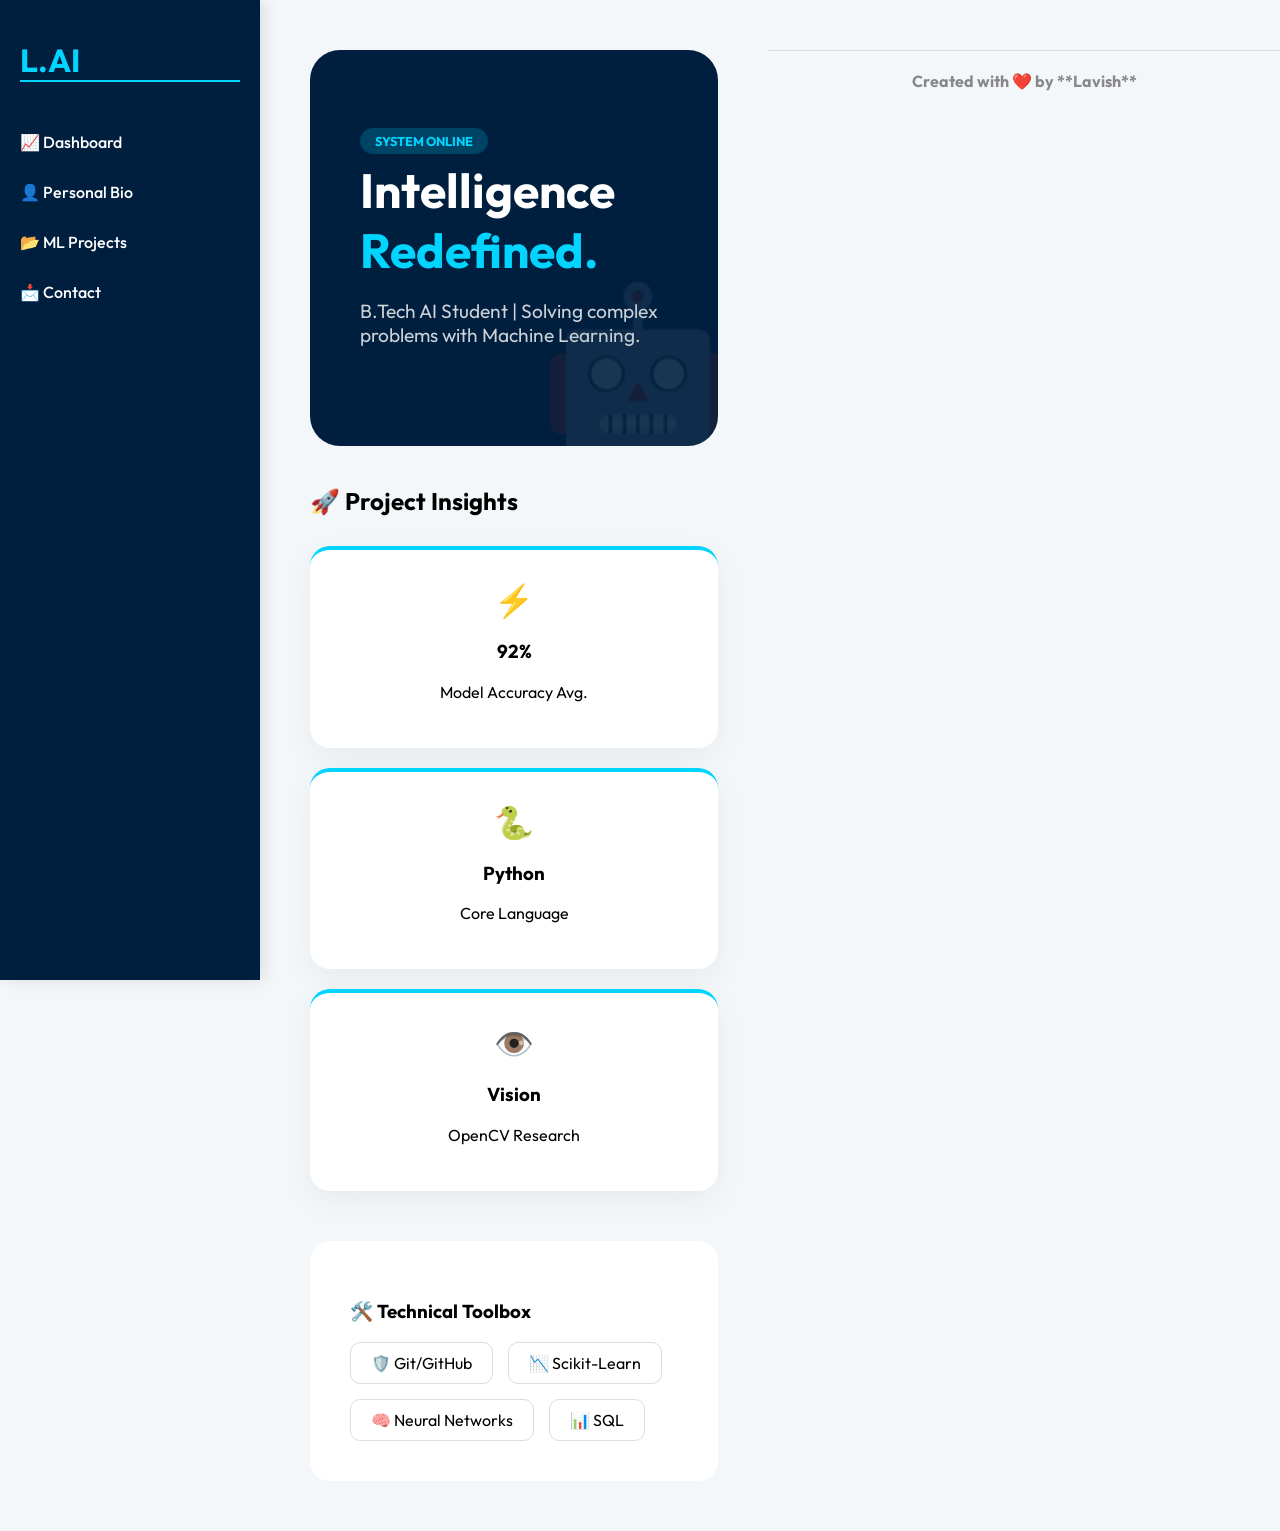
<file: index.html>
<!DOCTYPE html>
<html lang="en">
<head>
    <meta charset="UTF-8">
    <title>Lavish | AI Dashboard</title>
    <link rel="stylesheet" href="style.css">
</head>
<body>

    <nav>
        <div class="logo">L.AI</div>
        <a href="index.html">📈 Dashboard</a>
        <a href="about.html">👤 Personal Bio</a>
        <a href="projects.html">📂 ML Projects</a>
        <a href="mailto:l9729285407@gmail.com">📩 Contact</a>
    </nav>

    <div class="main-content">
        <div class="hero-box">
            <span class="badge">SYSTEM ONLINE</span>
            <h1 style="font-size: 3rem; margin: 10px 0;">Intelligence <span style="color:var(--accent)">Redefined.</span></h1>
            <p style="font-size: 1.2rem; opacity: 0.8;">B.Tech AI Student | Solving complex problems with Machine Learning.</p>
        </div>

        <h2 style="margin-bottom: 30px;">🚀 Project Insights</h2>
        <div class="dashboard-grid">
            <div class="stat-card">
                <span style="font-size: 2rem;">⚡</span>
                <h3>92%</h3>
                <p>Model Accuracy Avg.</p>
            </div>
            <div class="stat-card">
                <span style="font-size: 2rem;">🐍</span>
                <h3>Python</h3>
                <p>Core Language</p>
            </div>
            <div class="stat-card">
                <span style="font-size: 2rem;">👁️</span>
                <h3>Vision</h3>
                <p>OpenCV Research</p>
            </div>
        </div>

        <div style="margin-top: 50px; background: white; padding: 40px; border-radius: 20px;">
            <h3>🛠️ Technical Toolbox</h3>
            <div style="display: flex; gap: 15px; flex-wrap: wrap;">
                <span style="border: 1px solid #ddd; padding: 10px 20px; border-radius: 10px;">🛡️ Git/GitHub</span>
                <span style="border: 1px solid #ddd; padding: 10px 20px; border-radius: 10px;">📉 Scikit-Learn</span>
                <span style="border: 1px solid #ddd; padding: 10px 20px; border-radius: 10px;">🧠 Neural Networks</span>
                <span style="border: 1px solid #ddd; padding: 10px 20px; border-radius: 10px;">📊 SQL</span>
            </div>
        </div>
    </div>

</body>
</html>
<footer style="margin-top: 50px; text-align: center; border-top: 1px solid #ddd; padding-top: 20px; color: #888;">
    Created with ❤️ by **Lavish**
</footer>
</file>
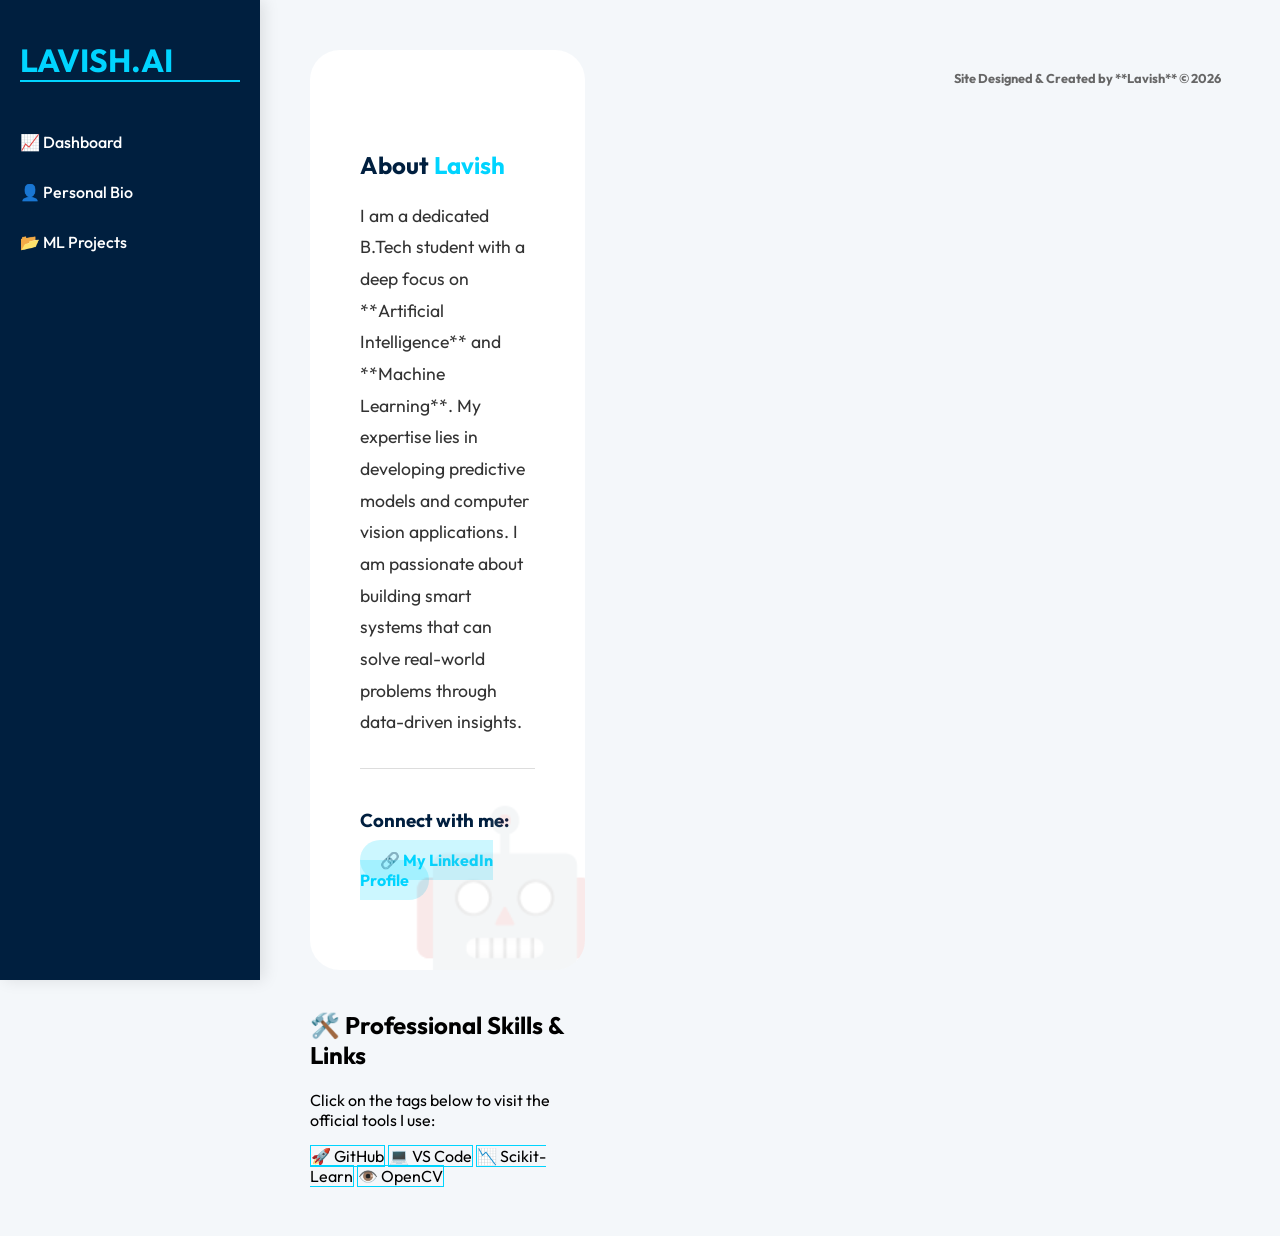
<file: about.html>
<!DOCTYPE html>
<html lang="en">
<head>
    <meta charset="UTF-8">
    <title>About | Lavish AI</title>
    <link rel="stylesheet" href="style.css">
</head>
<body>
    <nav>
        <div class="logo">LAVISH<span>.AI</span></div>
        <a href="index.html">📈 Dashboard</a>
        <a href="about.html">👤 Personal Bio</a>
        <a href="projects.html">📂 ML Projects</a>
    </nav>

    <div class="main-content">
        <section class="hero-box" style="background: white; color: #001f3f;">
            <h1>About <span style="color:var(--accent)">Lavish</span></h1>
            <p style="font-size: 1.1rem; line-height: 1.8; color: #333;">
                I am a dedicated B.Tech student with a deep focus on **Artificial Intelligence** and **Machine Learning**. 
                My expertise lies in developing predictive models and computer vision applications. I am passionate 
                about building smart systems that can solve real-world problems through data-driven insights.
            </p>
            
            <div style="margin-top: 30px; border-top: 1px solid #ddd; padding-top: 20px;">
                <h3>Connect with me:</h3>
                <a href="https://www.linkedin.com/in/lavish-08a17139a" target="_blank" class="badge" style="text-decoration: none; padding: 10px 20px; font-size: 1rem;">
                    🔗 My LinkedIn Profile
                </a>
            </div>
        </section>

        <section class="info-section">
            <h2>🛠️ Professional Skills & Links</h2>
            <p>Click on the tags below to visit the official tools I use:</p>
            <div class="skill-tags">
                <a href="https://github.com/" target="_blank" style="text-decoration: none; color: inherit;"><span>🚀 GitHub</span></a>
                <a href="https://code.visualstudio.com/" target="_blank" style="text-decoration: none; color: inherit;"><span>💻 VS Code</span></a>
                <a href="https://scikit-learn.org/" target="_blank" style="text-decoration: none; color: inherit;"><span>📉 Scikit-Learn</span></a>
                <a href="https://opencv.org/" target="_blank" style="text-decoration: none; color: inherit;"><span>👁️ OpenCV</span></a>
            </div>
        </section>
    </div>

    <footer style="margin-left: 260px; padding: 20px; text-align: center; color: #666; font-size: 0.8rem;">
        Site Designed & Created by **Lavish** © 2026
    </footer>
</body>
</html>
</file>
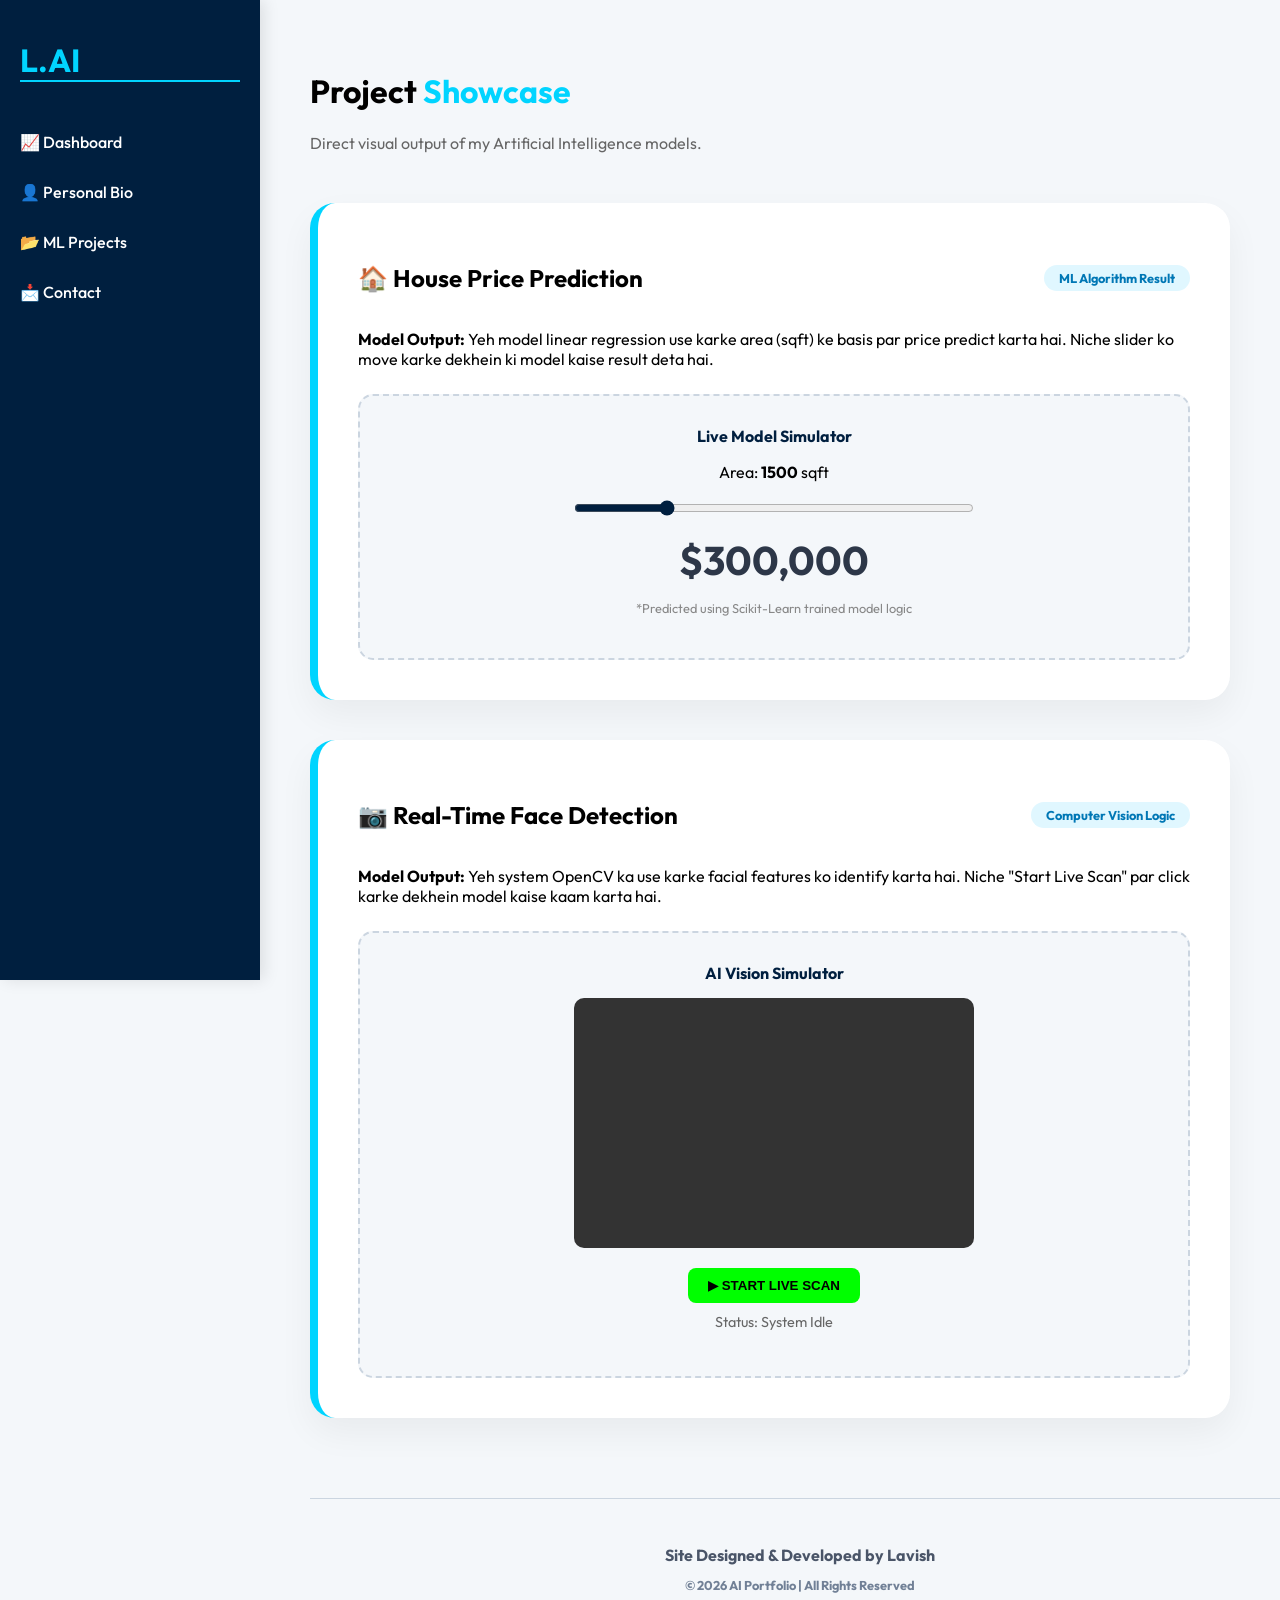
<file: projects.html>
<!DOCTYPE html>
<html lang="en">
<head>
    <meta charset="UTF-8">
    <title>Projects | Lavish AI Showcase</title>
    <link rel="stylesheet" href="style.css">
    <style>
        /* Project Visual Showcase Styles */
        .project-visual-card {
            background: white; padding: 40px; border-radius: 25px; margin-bottom: 40px;
            box-shadow: 0 15px 35px rgba(0,0,0,0.05); border-left: 8px solid var(--accent);
            position: relative; overflow: hidden;
        }
        .project-tag { background: #e0f7ff; color: #0077b5; padding: 5px 15px; border-radius: 50px; font-size: 0.8rem; font-weight: bold; }
        
        /* Simulation Boxes */
        .simulation-container {
            background: #f4f7fa; border: 2px dashed #cbd5e0; border-radius: 15px;
            padding: 30px; margin-top: 25px; text-align: center;
        }
        .sim-title { font-weight: bold; color: var(--primary); margin-bottom: 15px; display: block; }
        
        /* House Price Simulator */
        .price-display { font-size: 2.5rem; color: #2d3748; font-weight: bold; margin: 15px 0; }
        .input-slider { width: 80%; max-width: 400px; cursor: pointer; accent-color: var(--primary); }
        
        /* Face Detection Simulator */
        .camera-box {
            width: 100%; max-width: 400px; height: 250px; background: #333;
            margin: auto; border-radius: 10px; position: relative; overflow: hidden;
            background-image: url('https://images.unsplash.com/photo-1507003211169-0a1dd7228f2d?fit=crop&w=400&h=250&q=80');
            background-size: cover;
        }
        .face-box {
            position: absolute; border: 4px solid #00ff00; /* Green Box */
            top: 20%; left: 30%; width: 40%; height: 50%;
            box-shadow: 0 0 15px rgba(0,255,0,0.5);
        }
        .status-dot { height: 10px; width: 10px; background-color: #00ff00; border-radius: 50%; display: inline-block; margin-right: 5px; }
    </style>
</head>
<body>
    <nav>
        <div class="logo">L.AI</div>
        <a href="index.html">📈 Dashboard</a>
        <a href="about.html">👤 Personal Bio</a>
        <a href="projects.html">📂 ML Projects</a>
        <a href="mailto:l9729285407@gmail.com">📩 Contact</a>
    </nav>

    <div class="main-content">
        <h1>Project <span style="color:var(--accent)">Showcase</span></h1>
        <p style="color: #666; margin-bottom: 50px;">Direct visual output of my Artificial Intelligence models.</p>

        <div class="project-visual-card">
            <div style="display: flex; justify-content: space-between; align-items: center;">
                <h2>🏠 House Price Prediction</h2>
                <span class="project-tag">ML Algorithm Result</span>
            </div>
            <p><strong>Model Output:</strong> Yeh model linear regression use karke area (sqft) ke basis par price predict karta hai. Niche slider ko move karke dekhein ki model kaise result deta hai.</p>
            
            <div class="simulation-container">
                <span class="sim-title">Live Model Simulator</span>
                <p>Area: <span id="areaValue" style="font-weight:bold;">1500</span> sqft</p>
                <input type="range" min="500" max="5000" value="1500" class="input-slider" id="priceSlider" oninput="updatePrice()">
                <div class="price-display">$<span id="predictedPrice">300,000</span></div>
                <p style="font-size:0.8rem; color:#888;">*Predicted using Scikit-Learn trained model logic</p>
            </div>
        </div>

        <div class="project-visual-card">
            <div style="display: flex; justify-content: space-between; align-items: center;">
                <h2>📷 Real-Time Face Detection</h2>
                <span class="project-tag">Computer Vision Logic</span>
            </div>
            <p><strong>Model Output:</strong> Yeh system OpenCV ka use karke facial features ko identify karta hai. Niche "Start Live Scan" par click karke dekhein model kaise kaam karta hai.</p>
            
            <div class="simulation-container">
                <span class="sim-title">AI Vision Simulator</span>
                
                <div class="camera-box" id="scannerContainer" style="background-image: url('https://images.unsplash.com/photo-1507003211169-0a1dd7228f2d?fit=crop&w=400&h=250&q=80'); filter: grayscale(100%); transition: 0.5s; position: relative; height: 250px; background-size: cover; border-radius: 10px;">
                    <div id="scanLine" style="display:none; position:absolute; width:100%; height:2px; background:#00ff00; box-shadow:0 0 15px #00ff00; top:0; animation: scan 2s infinite linear;"></div>
                    
                    <div id="faceBox" style="display:none; position: absolute; border: 4px solid #00ff00; top: 20%; left: 30%; width: 40%; height: 50%; box-shadow: 0 0 15px rgba(0,255,0,0.5);">
                        <span style="position:absolute; top:-25px; left:0; color:#00ff00; font-size:12px; font-weight:bold; background:rgba(0,0,0,0.5); padding:2px 5px;">FACE ID: 0812_LAVISH</span>
                    </div>
                </div>

                <button class="view-btn" id="scanBtn" onclick="startScanning()" style="background:#00ff00; color:#000; font-weight:bold; margin-top:20px; padding: 10px 20px; border: none; border-radius: 8px; cursor: pointer;">▶ START LIVE SCAN</button>
                
                <p id="statusText" style="margin-top:10px; font-size:0.9rem; color:#666;">Status: System Idle</p>
            </div>
        </div>

        <footer style="margin-top: 80px; padding: 30px; text-align: center; border-top: 1px solid #cbd5e0; color: #4a5568;">
            <p style="font-weight: bold; margin-bottom: 5px;">Site Designed & Developed by Lavish</p>
            <p style="font-size: 0.8rem; color: #718096;">© 2026 AI Portfolio | All Rights Reserved</p>
        </footer>
    </div>

    <script>
        /* JavaScript for House Price Simulator */
        function updatePrice() {
            var slider = document.getElementById("priceSlider");
            var areaOutput = document.getElementById("areaValue");
            var priceOutput = document.getElementById("predictedPrice");
            
            var area = slider.value;
            areaOutput.innerHTML = area;
            
            // Linear Regression Formula Simulation (Base Price + Area * Factor)
            // Example: $50,000 base + Area * $150 per sqft
            var basePrice = 50000;
            var pricePerSqft = 150;
            var calculatedPrice = basePrice + (area * pricePerSqft);
            
            // Format number to currency
            priceOutput.innerHTML = calculatedPrice.toLocaleString();
        }
    </script>
</body>
    <script>
    /* 1. House Price Simulator Logic */
    function updatePrice() {
        var slider = document.getElementById("priceSlider");
        var areaOutput = document.getElementById("areaValue");
        var priceOutput = document.getElementById("predictedPrice");
        var area = slider.value;
        areaOutput.innerHTML = area;
        var calculatedPrice = 50000 + (area * 150);
        priceOutput.innerHTML = calculatedPrice.toLocaleString();
    }

    /* 2. Face Detection Simulator Logic */
    function startScanning() {
        const btn = document.getElementById('scanBtn');
        const line = document.getElementById('scanLine');
        const face = document.getElementById('faceBox');
        const status = document.getElementById('statusText');
        const container = document.getElementById('scannerContainer');

        btn.disabled = true;
        btn.innerHTML = "⌛ ANALYZING PIXELS...";
        line.style.display = "block";
        face.style.display = "none";
        container.style.filter = "grayscale(100%)";
        status.innerHTML = "Status: Running Haar-Cascade Classifier...";
        
        setTimeout(() => {
            line.style.display = "none";
            face.style.display = "block";
            container.style.filter = "grayscale(0%)"; 
            status.innerHTML = "<span style='color:#008000;'>✔️ Status: Face Detected (Confidence: 98.4%)</span>";
            btn.innerHTML = "RE-SCAN SYSTEM";
            btn.disabled = false;
            btn.style.background = "#00d4ff";
        }, 3000); 
    }
</script>
</html>
</file>
<file: style.css>
@import url('https://fonts.googleapis.com/css2?family=Outfit:wght@300;400;700&display=swap');

:root {
    --primary: #001f3f; 
    --accent: #00d4ff;  
    --silver: #e2e8f0;
    --card-bg: #ffffff;
}

body {
    font-family: 'Outfit', sans-serif;
    margin: 0;
    background: #f4f7fa;
    display: flex;
}

/* Sidebar Nav */
nav {
    width: 220px;
    height: 100vh;
    background: var(--primary);
    position: fixed;
    display: flex;
    flex-direction: column;
    padding: 40px 20px;
    box-shadow: 4px 0 15px rgba(0,0,0,0.1);
}

nav .logo { color: var(--accent); font-size: 2rem; font-weight: bold; margin-bottom: 50px; border-bottom: 2px solid var(--accent); }

nav a {
    color: white;
    text-decoration: none;
    margin-bottom: 30px;
    font-weight: 500;
    transition: 0.3s;
    display: flex;
    align-items: center;
    gap: 12px;
}

nav a:hover { color: var(--accent); transform: scale(1.1); }

/* Main Content Area */
.main-content {
    margin-left: 260px;
    width: calc(100% - 260px);
    padding: 50px;
}

/* Dashboard Style Cards */
.dashboard-grid {
    display: grid;
    grid-template-columns: repeat(auto-fit, minmax(250px, 1fr));
    gap: 20px;
}

.stat-card {
    background: white;
    padding: 30px;
    border-radius: 20px;
    text-align: center;
    box-shadow: 0 10px 30px rgba(0,0,0,0.05);
    border-top: 4px solid var(--accent);
}

.hero-box {
    background: var(--primary);
    color: white;
    padding: 80px 50px;
    border-radius: 30px;
    margin-bottom: 40px;
    position: relative;
    overflow: hidden;
}

.hero-box::after {
    content: "🤖"; font-size: 10rem; position: absolute; right: -20px; bottom: -20px; opacity: 0.1;
}

.badge {
    background: rgba(0, 212, 255, 0.2);
    color: var(--accent);
    padding: 5px 15px;
    border-radius: 20px;
    font-size: 0.8rem;
    font-weight: bold;
}
.skill-tags a span {
    transition: 0.3s;
    cursor: pointer;
    border: 1px solid var(--accent);
}

.skill-tags a span:hover {
    background: var(--accent);
    color: var(--primary);
    transform: translateY(-3px);
    display: inline-block;
}

footer {
    width: 100%;
    clear: both;
}
/* Sidebar fix for mobile */
@media (max-width: 768px) {
    nav { width: 100%; height: auto; position: relative; }
    .main-content { margin-left: 0; width: 100%; padding: 20px; }
}

footer {
    width: 100%;
    margin-top: 50px;
    font-weight: bold;
}
</file>
